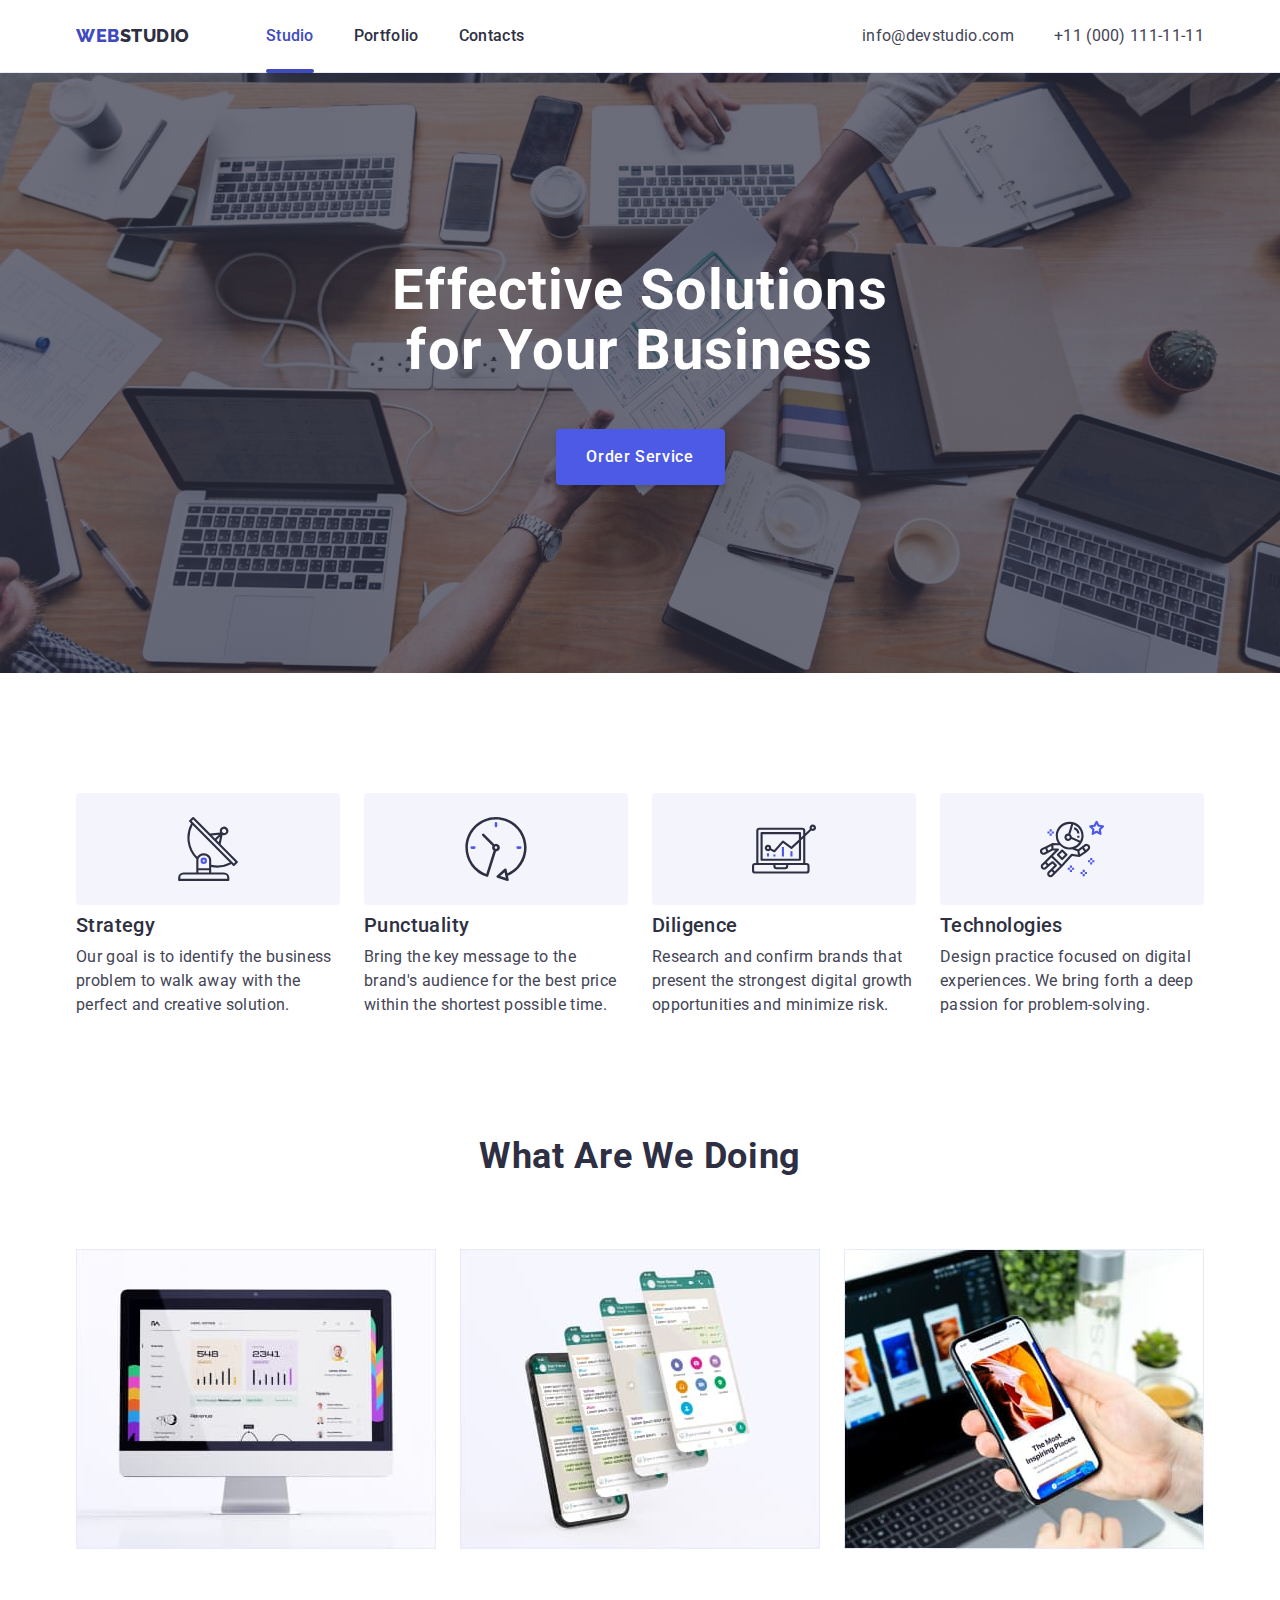
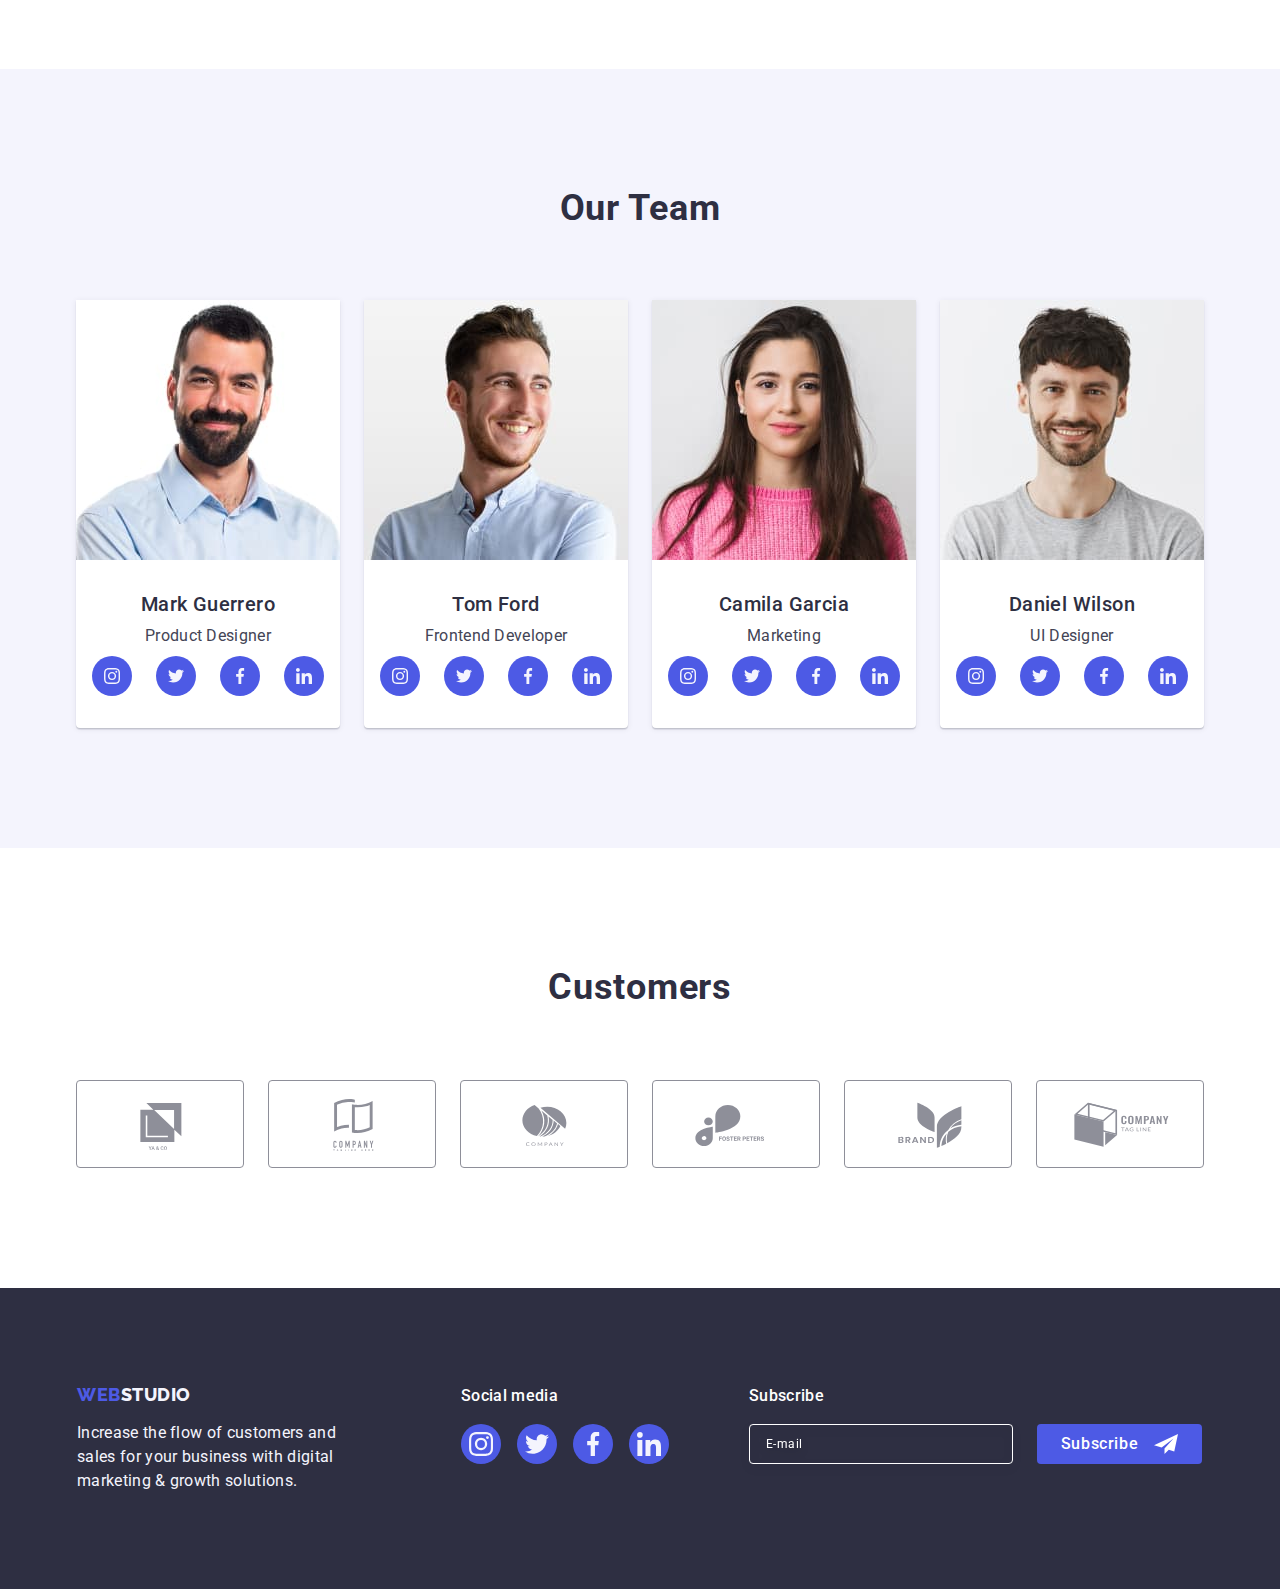
<file: index.html>
<!DOCTYPE html>
<html lang="en">
  <head>
    <meta charset="UTF-8" />
    <meta http-equiv="X-UA-Compatible" content="IE=edge" />
    <meta name="viewport" content="width=device-width, initial-scale=1.0" />
    <title>WEBSTUDIO</title>
    <link rel="preconnect" href="https://fonts.googleapis.com" />
    <link rel="preconnect" href="https://fonts.gstatic.com" crossorigin />
    <link
      rel="stylesheet"
      href="https://cdnjs.cloudflare.com/ajax/libs/modern-normalize/1.1.0/modern-normalize.min.css"
    />
    <link
      href="https://fonts.googleapis.com/css2?family=Montserrat:wght@400;700&family=Raleway:wght@800&family=Roboto:wght@400;500;700&display=swap"
      rel="stylesheet"
    />
    <link rel="stylesheet" href="./css/styles.css" />
  </head>

  <body>
    <!--------- ХЕДЕР------- -->
    <header class="page-header">
      <div class="container page-header-container">
        <nav class="header-nav">
          <a class="logo link" href="./index.html">Web<span class="logo-fill">Studio</span></a>

          <ul class="nav-list list">
            <li>
              <a class="link-nav link use" href="./index.html">Studio</a>
            </li>
            <li><a class="link-nav link" href="./portfolio.html">Portfolio</a></li>
            <li><a class="link-nav link" href="">Contacts</a></li>
          </ul>
        </nav>
        <address class="phone-and-mail">
          <ul class="list-adress list">
            <li>
              <a class="link-adres link" href="mailto:info@devstudio.com">info@devstudio.com</a>
            </li>
            <li><a class="link-adres link" href="tel:+110001111111">+11 (000) 111-11-11</a></li>
          </ul>
        </address>
        <button type="button" class="mobile-menu-open-btn js-open-menu">
          <svg class="mobile-menu-open-btn-icon" width="32" height="22">
            <use href="./images/icons.svg#icon-burger"></use>
          </svg>

        </button>
<div class="mobile-menu js-menu-container">
  <div class="container mobile-menu-container">
    <button class="mobile-menu-close-btn js-close-menu">
      <svg class="mobile-menu-close-icon" width="8" height="8">
        <use href="./images/icons.svg#icon-close-i"></use>
      </svg>
    </button>
    
    <ul class=" nav-list-mobile list">
      <li>
        <a class="link-nav-mobile mob-use link"  href="./index.html">Studio</a>
      </li>
      <li><a class="link-nav-mobile link" href="">Portfolio</a></li>
      <li><a class="link-nav-mobile link" href="">Contacts</a></li>
    </ul>
    <div class="moblile-menu-container-nav">
     <address >
      <ul class="list-adress-mobile list">
        
        <li><a class="link-adres-mobile-phone link" href="tel:+110001111111">+11 (000) 111-11-11</a></li>
        <li>
          <a class="link-adres-mobile-mail link" href="mailto:info@devstudio.com">info@devstudio.com</a>
        </li>
      </ul>
     </address>
     <ul class="list list-soc-network-mobile">
      <li class="social-list">
        <a href="" class="backround-soc-icon">
          <svg
            class="icon-soc-network"
            width="16"
            height="16"
            aria-label="instagram-icon"
          >
            <use href="./images/icons.svg#icon-instagram"></use>
          </svg>
        </a>
      </li>
      <li class="social-list">
        <a href="" class="backround-soc-icon"
          ><svg
            class="icon-soc-network"
            width="16"
            height="16"
            aria-label="twiter-icon"
          >
            <use href="./images/icons.svg#icon-twitter"></use>
          </svg>
        </a>
      </li>
      <li class="social-list">
        <a href="" class="backround-soc-icon"
          ><svg
            class="icon-soc-network"
            width="16"
            height="16"
            aria-label="facebok-icon"
          >
            <use href="./images/icons.svg#icon-facebook"></use>
          </svg>
        </a>
      </li>
      <li class="social-list">
        <a href="" class="backround-soc-icon"
          ><svg
            class="icon-soc-network"
            width="16"
            height="16"
            aria-label="linkedin-icon"
          >
            <use href="./images/icons.svg#icon-linkedin"></use>
          </svg>
        </a>
      </li>
    </ul>
  </div>
  </div>
  </div>


  
</div>
      </div>

    </header>
    <!--------- МЕІН------- -->

    <main>
      <!--------- SECTION-1------- -->
      <section class="section-one">
        <div class="container section-one-container">
          <h1 class="name-of-page">Effective Solutions for Your Business</h1>
          <button class="order-servise-btn" type="button" data-modal-open>Order Service</button>
        </div>
      </section>
      <!--------- SECTION-2------- -->
      <section class="section section-two">
        <div class="container section-two-container">
          <h2 class="visually-hidden">Description</h2>
          <ul class="description-list list">
            <li class="description-list-item">
              <div class="icon-bakcround">
                <svg class="icon" width="64" height="64">
                  <use href="./images/icons.svg#icon-antenna"></use>
                </svg>
              </div>
              <h3 class="description-name-sec-two">Strategy</h3>
              <p class="description-name-p-sec-two">Our goal is to identify the business problem to walk away with the perfect and creative solution.
              </p>
            </li>
            <li class="description-list-item">
              <div class="icon-bakcround">
                <svg class="icon" width="64" height="64">
                  <use href="./images/icons.svg#icon-clock"></use>
                </svg>
              </div>
              <h3 class="description-name-sec-two">Punctuality</h3>
              <p class="description-name-p-sec-two">Bring the key message to the brand's audience for the best price within the shortest
                possible time.
              </p>
            </li>
            <li class="description-list-item">
              <div class="icon-bakcround">
                <svg class="icon" width="64" height="64">
                  <use href="./images/icons.svg#icon-diagram"></use>
                </svg>
              </div>
              <h3 class="description-name-sec-two">Diligence</h3>
              <p class="description-name-p-sec-two">Research and confirm brands that present the strongest digital growth opportunities
                and minimize risk.</p>
            </li>
            <li class="description-list-item">
              <div class="icon-bakcround">
                <svg class="icon" width="64" height="64">
                  <use href="./images/icons.svg#icon-astronaut"></use>
                </svg>
              </div>
              <h3 class="description-name-sec-two">Technologies</h3>
              <p class="description-name-p-sec-two">Design practice focused on digital experiences. We bring forth a deep passion for
                problem-solving.</p>
            </li>
          </ul>
        </div>
      </section>
      <!--------- SECTION-3------- -->
      <section class="section-three">
        <div class="container section-three-container">
          <h2 class="name-section">What are we doing</h2>
          <ul class="doing-list list">
            <li class="doing-list-item">
              <img
              srcset="./images/img_section2/macbook2x.jpg 2x"
                src="./images/img_section2/macbook.jpg"
                alt="macbook with diagram"
                width="360"
                height="300"
              />
            </li>
            <li class="doing-list-item">
              <img
              srcset="./images/img_section2/screens2x.jpg 2x"
                src="./images/img_section2/screens.jpg"
                alt="many screens of phone"
                width="360"
                height="300"
              />
            </li>
            <li class="doing-list-item">
              <img
              srcset="./images/img_section2/phone_notebook2x.jpg 2x"
                src="./images/img_section2/phone_notebook.jpg"
                alt="phone_notebook"
                width="360"
                height="300"
              />
            </li>
          </ul>
        </div>
      </section>
      <!------- SECTION-4------- -->
      <section class="section-four section">
        <div class="container section-four-container">
          <h2 class="name-section">Our Team</h2>

          <ul class="team-list list">
            <li class="name-of-team">
              <img
                class="team-photo"
                src="./images/img_section3/mark_guerrero.jpg"
                srcset="./images/img_section3/mark_guerrero2x.jpg 2x"
                alt="photo of mark guerrero"
                width="264"
                height="260"
              />
              <div class="description-of-team">
                <h3 class="description-name">Mark Guerrero</h3>
                <p class="description-name-p job">Product Designer</p>
                <ul class="list list-soc-network">
                  <li class="social-list">
                    <a href="" class="backround-soc-icon">
                      <svg
                        class="icon-soc-network"
                        width="16"
                        height="16"
                        aria-label="instagram-icon"
                      >
                        <use href="./images/icons.svg#icon-instagram"></use>
                      </svg>
                    </a>
                  </li>
                  <li class="social-list">
                    <a href="" class="backround-soc-icon"
                      ><svg
                        class="icon-soc-network"
                        width="16"
                        height="16"
                        aria-label="twiter-icon"
                      >
                        <use href="./images/icons.svg#icon-twitter"></use>
                      </svg>
                    </a>
                  </li>
                  <li class="social-list">
                    <a href="" class="backround-soc-icon"
                      ><svg
                        class="icon-soc-network"
                        width="16"
                        height="16"
                        aria-label="facebok-icon"
                      >
                        <use href="./images/icons.svg#icon-facebook"></use>
                      </svg>
                    </a>
                  </li>
                  <li class="social-list">
                    <a href="" class="backround-soc-icon"
                      ><svg
                        class="icon-soc-network"
                        width="16"
                        height="16"
                        aria-label="linkedin-icon"
                      >
                        <use href="./images/icons.svg#icon-linkedin"></use>
                      </svg>
                    </a>
                  </li>
                </ul>
              </div>
            </li>
            <li class="name-of-team">
              <img
                class="team-photo"
                srcset="./images/img_section3/tom_ford2x.jpg 2x"
                src="./images/img_section3/tom_ford.jpg"
                alt="photo of tom ford"
                width="264"
                height="260"
              />
              <div class="description-of-team">
                <h3 class="description-name">Tom Ford</h3>
                <p class="description-name-p job">Frontend Developer</p>
                <ul class="list list-soc-network">
                  <li class="social-list">
                    <a href="" class="backround-soc-icon">
                      <svg
                        class="icon-soc-network"
                        width="16"
                        height="16"
                        aria-label="instagram-icon"
                      >
                        <use href="./images/icons.svg#icon-instagram"></use>
                      </svg>
                    </a>
                  </li>
                  <li class="social-list">
                    <a href="" class="backround-soc-icon"
                      ><svg
                        class="icon-soc-network"
                        width="16"
                        height="16"
                        aria-label="twiter-icon"
                      >
                        <use href="./images/icons.svg#icon-twitter"></use>
                      </svg>
                    </a>
                  </li>
                  <li class="social-list">
                    <a href="" class="backround-soc-icon"
                      ><svg
                        class="icon-soc-network"
                        width="16"
                        height="16"
                        aria-label="facebok-icon"
                      >
                        <use href="./images/icons.svg#icon-facebook"></use>
                      </svg>
                    </a>
                  </li>
                  <li class="social-list">
                    <a href="" class="backround-soc-icon"
                      ><svg
                        class="icon-soc-network"
                        width="16"
                        height="16"
                        aria-label="linkedin-icon"
                      >
                        <use href="./images/icons.svg#icon-linkedin"></use>
                      </svg>
                    </a>
                  </li>
                </ul>
              </div>
            </li>
            <li class="name-of-team">
              <img
                class="team-photo"
                srcset="./images/img_section3/camila_garcia2x.jpg 2x"
                src="./images/img_section3/camila_garcia.jpg"
                alt="photo of camila garcia"
                width="264"
                height="260"
              />
              <div class="description-of-team">
                <h3 class="description-name">Camila Garcia</h3>
                <p class="description-name-p job">Marketing</p>
                <ul class="list list-soc-network">
                  <li class="social-list">
                    <a href="" class="backround-soc-icon">
                      <svg
                        class="icon-soc-network"
                        width="16"
                        height="16"
                        aria-label="instagram-icon"
                      >
                        <use href="./images/icons.svg#icon-instagram"></use>
                      </svg>
                    </a>
                  </li>
                  <li class="social-list">
                    <a href="" class="backround-soc-icon"
                      ><svg
                        class="icon-soc-network"
                        width="16"
                        height="16"
                        aria-label="twiter-icon"
                      >
                        <use href="./images/icons.svg#icon-twitter"></use>
                      </svg>
                    </a>
                  </li>
                  <li class="social-list">
                    <a href="" class="backround-soc-icon"
                      ><svg
                        class="icon-soc-network"
                        width="16"
                        height="16"
                        aria-label="facebok-icon"
                      >
                        <use href="./images/icons.svg#icon-facebook"></use>
                      </svg>
                    </a>
                  </li>
                  <li class="social-list">
                    <a href="" class="backround-soc-icon"
                      ><svg
                        class="icon-soc-network"
                        width="16"
                        height="16"
                        aria-label="linkedin-icon"
                      >
                        <use href="./images/icons.svg#icon-linkedin"></use>
                      </svg>
                    </a>
                  </li>
                </ul>
              </div>
            </li>
            <li class="name-of-team">
              <img
                class="team-photo"
                srcset="./images/img_section3/daniel_wilson2x.jpg 2x"
                src="./images/img_section3/daniel_wilson.jpg"
                alt="photo of daniel wilson"
                width="264"
                height="260"
              />
              <div class="description-of-team">
                <h3 class="description-name">Daniel Wilson</h3>
                <p class="description-name-p job">UI Designer</p>
                <ul class="list list-soc-network">
                  <li class="social-list">
                    <a href="" class="backround-soc-icon">
                      <svg
                        class="icon-soc-network"
                        width="16"
                        height="16"
                        aria-label="instagram-icon"
                      >
                        <use href="./images/icons.svg#icon-instagram"></use>
                      </svg>
                    </a>
                  </li>
                  <li class="social-list">
                    <a href="" class="backround-soc-icon"
                      ><svg
                        class="icon-soc-network"
                        width="16"
                        height="16"
                        aria-label="twiter-icon"
                      >
                        <use href="./images/icons.svg#icon-twitter"></use>
                      </svg>
                    </a>
                  </li>
                  <li class="social-list">
                    <a href="" class="backround-soc-icon"
                      ><svg
                        class="icon-soc-network"
                        width="16"
                        height="16"
                        aria-label="facebok-icon"
                      >
                        <use href="./images/icons.svg#icon-facebook"></use>
                      </svg>
                    </a>
                  </li>
                  <li class="social-list">
                    <a href="" class="backround-soc-icon"
                      ><svg
                        class="icon-soc-network"
                        width="16"
                        height="16"
                        aria-label="linkedin-icon"
                      >
                        <use href="./images/icons.svg#icon-linkedin"></use>
                      </svg>
                    </a>
                  </li>
                </ul>
              </div>
            </li>
          </ul>
        </div>
      </section>
      <!--------- SECTION-5------- -->
    <section class="section-five section">
        <div class="container section-five-container">
          <h2 class="name-section">Customers</h2>
          <ul class="customers-list list">
            <li class="customers-item">
              <a href="" class="customers-link">
                <svg class="customers-icon"  aria-label="YACO-icon">
                  <use href="./images/icons.svg#icon-yaco"></use>
                </svg>
              </a>
            </li>
            <li class="customers-item">
              <a href="" class="customers-link">
                <svg class="customers-icon"  aria-label="company-icon">
                  <use href="./images/icons.svg#icon-company"></use>
                </svg>
              </a>
            </li>
            <li class="customers-item">
              <a href="" class="customers-link">
                <svg class="customers-icon"  aria-label="company-icon">
                  <use href="./images/icons.svg#icon-company-2"></use>
                </svg>
              </a>
            </li>
            <li class="customers-item">
              <a href="" class="customers-link">
                <svg class="customers-icon"  aria-label="foster-peters-icon">
                  <use href="./images/icons.svg#icon-foster-peters"></use>
                </svg>
              </a>
            </li>
            <li class="customers-item">
              <a href="" class="customers-link">
                <svg class="customers-icon"  aria-label="brand-icon">
                  <use href="./images/icons.svg#icon-brand"></use>
                </svg>
              </a>
            </li>
            <li class="customers-item">
              <a href="" class="customers-link">
                <svg class="customers-icon"  aria-label="company-icon">
                  <use href="./images/icons.svg#icon-company-3"></use>
                </svg>
              </a>
            </li>
          </ul>
        </div>
      </section>
    </main>
    <!--------- FOOTER------- -->
    <footer class="decorate-footer">
      <div class="container container-footer">
        <div class="Paragraph-logo">
          <a class="logo-white link" href="./index.html"
            >Web<span class="logo-fill-white">Studio</span></a
          >

          <p class="description-name-p-light">
            Increase the flow of customers and sales for your business with digital marketing &
            growth solutions.
          </p>
        </div>
        <div class="social-media">
          <p class="description-name-p-light-soc">Social media</p>
          <ul class="list-soc-network-footer list">
            <li class="social-list-footer">
              <a href="" class="backround-soc-icon-footer">
                <svg
                  class="icon-soc-network-footer"
                  width="24"
                  height="24"
                  aria-label="instagram-icon"
                >
                  <use href="./images/icons.svg#icon-instagram"></use>
                </svg>
              </a>
            </li>
            <li class="social-list-footer">
              <a href="" class="backround-soc-icon-footer"
                ><svg
                  class="icon-soc-network-footer"
                  width="24"
                  height="24"
                  aria-label="twiter-icon"
                >
                  <use href="./images/icons.svg#icon-twitter"></use>
                </svg>
              </a>
            </li>
            <li class="social-list-footer">
              <a href="" class="backround-soc-icon-footer"
                ><svg
                  class="icon-soc-network-footer"
                  width="24"
                  height="24"
                  aria-label="facebok-icon"
                >
                  <use href="./images/icons.svg#icon-facebook"></use>
                </svg>
              </a>
            </li>
            <li class="social-list-footer">
              <a href="" class="backround-soc-icon-footer"
                ><svg
                  class="icon-soc-network-footer"
                  width="24"
                  height="24"
                  aria-label="linkedin-icon"
                >
                  <use href="./images/icons.svg#icon-linkedin"></use>
                </svg>
              </a>
            </li>
          </ul>
        </div>
        <div class="form-and-btn-footer">
          <p class="footer-form-desc">Subscribe</p>
          <form class="footer-form">
            <label class="footer-form-label">
              <input
                class="footer-form-input"
                type="email"
                name="email"
                placeholder="E-mail"
                required
              />
            </label>
            <div class="button-footer-icon-wrapper">
            <button class="footer-form-button" type="submit">
              Subscribe<svg class="icon-footer-button" width="24" height="24">
                <use href="./images/icons.svg#icon-telegram"></use>
              </svg>
            </button>
            </div>
          </form>
        </div>
      </div>
    </footer>
    <!--------- MODAL------- -->
   <div class="backdrop is-hidden" data-modal>
      <div class="modal">
        <button type="button" class="modal-close-btn" data-modal-close>
          <svg class="modal-close-icon" width="8" height="8">
            <use href="./images/icons.svg#icon-close-i"></use>
          </svg>
        </button>
        <p class="name-of-modal">Leave your contacts and we will call you back</p>
        <form class="modal-contact-form">
          <div class="modal-fieldset">
            <label class="contact-form-field-wrapper" for="user-name">
              <span class="contact-form-field-desc">Name</span>
            </label>
            <div class="contact-form-input-wrapper">
              <input
                id="user-name"
                class="contact-form-field-input"
                type="text"
                name="user-name"
                pattern="[a-zA-Zа-яА-ЯіІїЇґҐєЄ']+"
                required
              />
              <svg class="modal-input-icon" width="18" height="24" aria-label="person-icon">
                <use href="./images/icons.svg#icon-person"></use>
              </svg>
            </div>
          </div>
          <div class="modal-fieldset">
            <label class="contact-form-field-wrapper" for="user-phone">
              <span class="contact-form-field-desc">Phone</span>
            </label>
            <div class="contact-form-input-wrapper">
              <input
                id="user-phone"
                class="contact-form-field-input"
                type="tel"
                name="user_tel"
                required
                pattern="[0-9]{3}-[0-9]{3}-[0-9]{2}-[0-9]{2}"
                title="xxx-xxx-xx-xx"
              />
              <svg class="modal-input-icon" width="18" height="24" aria-label="phone-icon">
                <use href="./images/icons.svg#icon-phone"></use>
              </svg>
            </div>
          </div>

          <div class="modal-fieldset">
            <label class="contact-form-field-wrapper" for="user-email">
              <span class="contact-form-field-desc">Email</span>
            </label>
            <div class="contact-form-input-wrapper">
              <input
                id="user-email"
                class="contact-form-field-input"
                type="email"
                name="email"
                required
              />
              <svg class="modal-input-icon" width="18" height="24" aria-label="email-icon">
                <use href="./images/icons.svg#icon-email"></use>
              </svg>
            </div>
          </div>
          <div class="modal-texarea-div">
            <label for="user-comment" class="contact-form-field-wrapper">
              <span class="contact-form-field-desc">Comment</span>
            </label>

            <textarea
              id="user-comment"
              name="user-comment"
              class="contact-form-message"
              placeholder="Text input"
            ></textarea>
          </div>
          <div class="check-box-div">
            <input
              id="user-privacy"
              type="checkbox"
              class="contact-form-checkbox visually-hidden"
              name="user-privacy"
              value="true"
              required
            />
            <label class="privat-policy" for="user-privacy">
              <span class="icon-set-checkbox">
                <svg class="contact-form-own-checkbox" width="10" height="8">
                  <use
                    class="contact-form-checkmark-icon"
                    href="./images/icons.svg#icon-Vector"
                  ></use>
                </svg> </span
              >I accept the terms and conditions of the
              <a class="privacy-policy-desc" href="">Privacy Policy</a>
            </label>
          </div>
          <button class="contact-form-submit">Send</button>
        </form>
      </div>
    </div>
    <script src="./js/modal.js"></script>
    <script src="./js/mobile-menu.js"></script>
  </body>
</html>
</file>
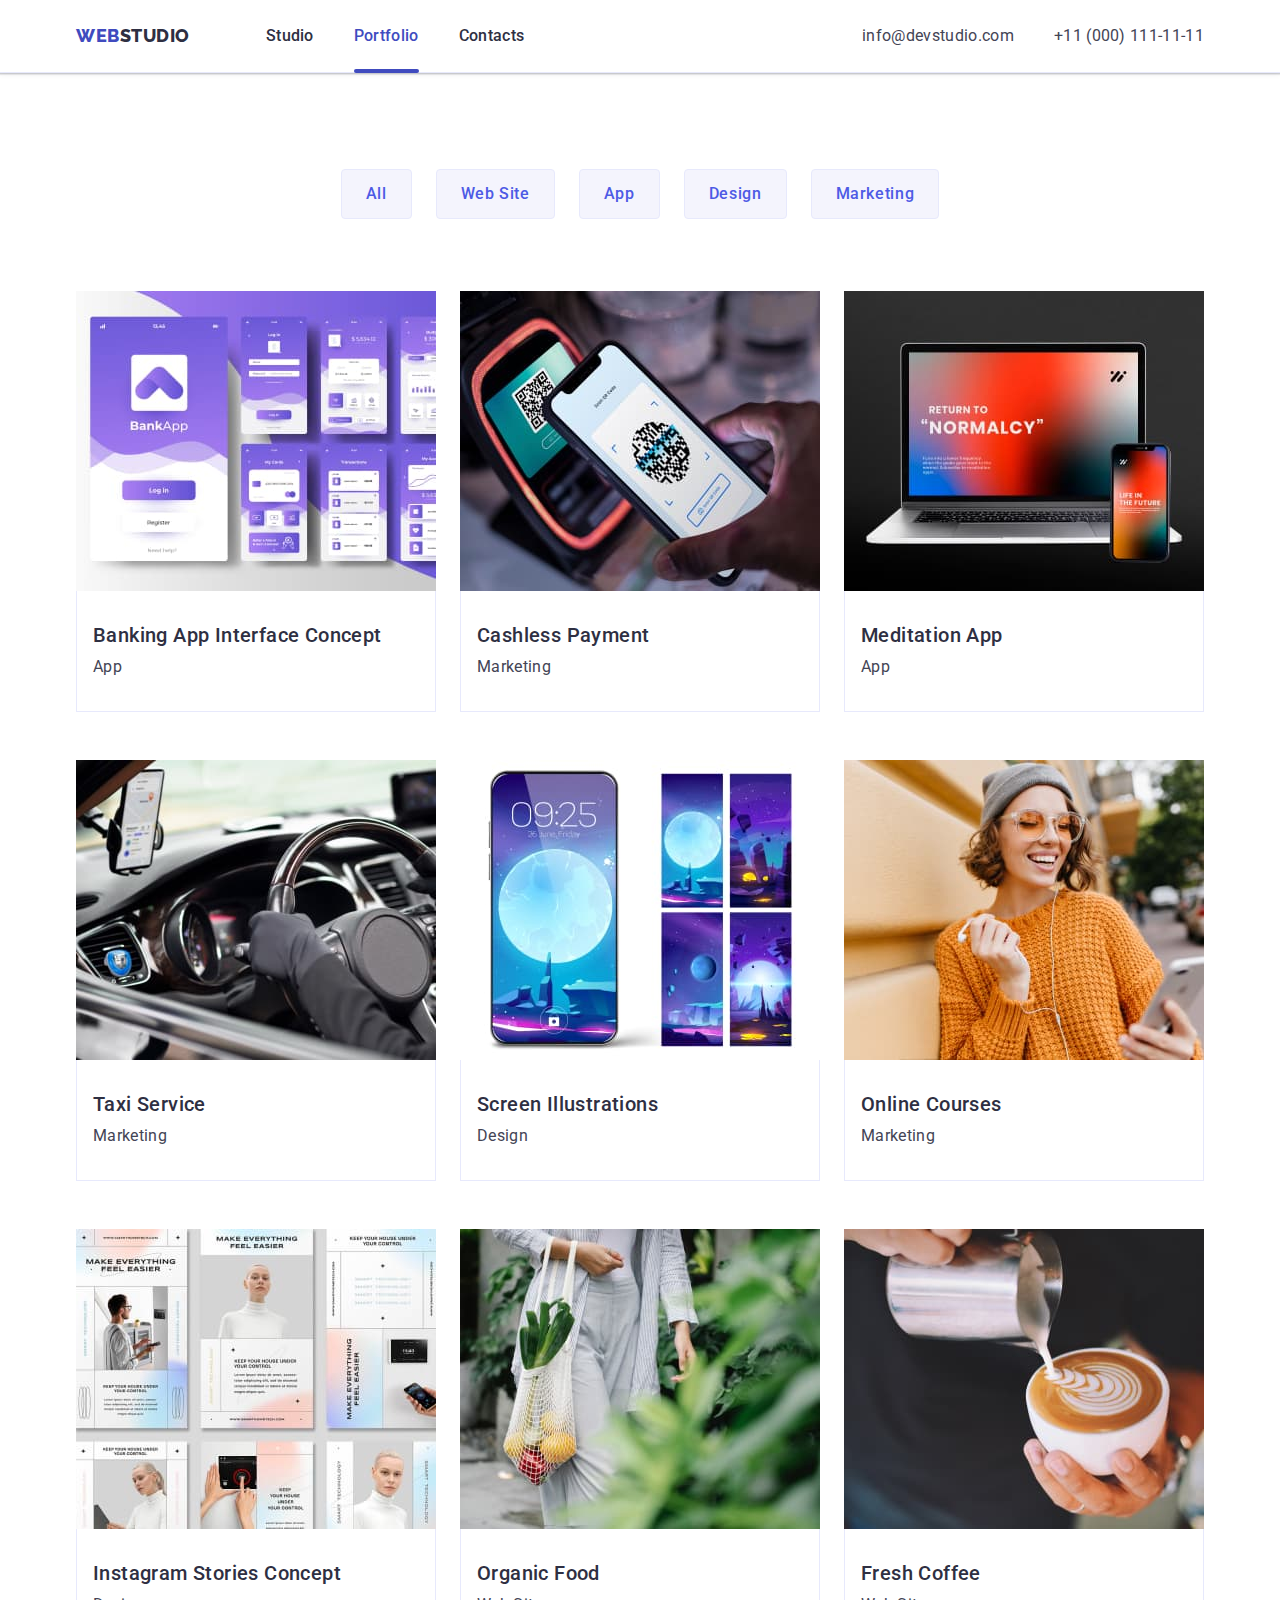
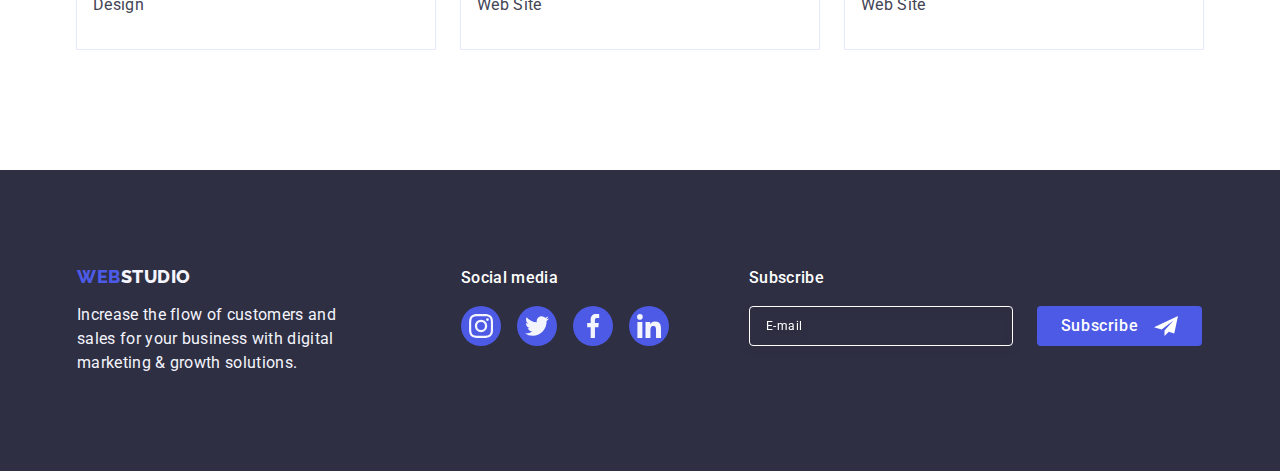
<file: portfolio.html>
<!DOCTYPE html>
<html lang="en">
  <head>
    <meta charset="UTF-8" />
    <meta http-equiv="X-UA-Compatible" content="IE=edge" />
    <meta name="viewport" content="width=device-width, initial-scale=1.0" />
    <title>Portfolio</title>
    <link rel="preconnect" href="https://fonts.googleapis.com" />
    <link rel="preconnect" href="https://fonts.gstatic.com" crossorigin />
    <link
      rel="stylesheet"
      href="https://cdnjs.cloudflare.com/ajax/libs/modern-normalize/1.1.0/modern-normalize.min.css"
    />
    <link
      href="https://fonts.googleapis.com/css2?family=Montserrat:wght@400;700&family=Raleway:wght@800&family=Roboto:wght@400;500;700&display=swap"
      rel="stylesheet"
    />
    <link rel="stylesheet" href="./css/styles.css" />
  </head>

  <body>
    <!--------- ХЕДЕР------- -->
    <header class="page-header">
      <div class="container page-header-container">
        <nav class="header-nav">
          <a class="logo link" href="./index.html">Web<span class="logo-fill">Studio</span></a>

          <ul class="nav-list list">
            <li>
              <a class="link-nav link" href="./index.html">Studio</a>
            </li>
            <li><a class="link-nav link use" href="./portfolio.html">Portfolio</a></li>
            <li><a class="link-nav link" href="">Contacts</a></li>
          </ul>
        </nav>
        <address class="phone-and-mail">
          <ul class="list-adress list">
            <li>
              <a class="link-adres link" href="mailto:info@devstudio.com">info@devstudio.com</a>
            </li>
            <li><a class="link-adres link" href="tel:+110001111111">+11 (000) 111-11-11</a></li>
          </ul>
        </address>
      </div>
    </header>
    <main>
      <!--------- Section portfolio------- -->
      <section class="section-portfolio section">
        <div class="container portfolio-section-container">
          <h1 class="visually-hidden">Portfolio-studio</h1>

          <ul class="list portfolio-section-list-one">
            <li>
              <button class="page-two-btn" type="button">All</button>
            </li>
            <li>
              <button class="page-two-btn" type="button">Web Site</button>
            </li>
            <li>
              <button class="page-two-btn" type="button">App</button>
            </li>
            <li>
              <button class="page-two-btn" type="button">Design</button>
            </li>
            <li>
              <button class="page-two-btn" type="button">Marketing</button>
            </li>
          </ul>

          <ul class="list portfolio-section-list-two">
            <li class="name-of-cards">
              <a class="name-of-cards-link link" href="">
                <div class="name-of-cards-img-wrapper">
                  <img
                    src="./images/img_page2_s1/screenss.jpg"
                    alt="screeens"
                    width="360"
                    height="300"
                  />
                  <p class="overlay">
                    14 Stylish and User-Friendly App Design Concepts · Task Manager App · Calorie
                    Tracker App · Exotic Fruit Ecommerce App · Cloud Storage App
                  </p>
                </div>
                <div class="description-of-cards-page-two">
                  <h2 class="description-name">Banking App Interface Concept</h2>
                  <p class="description-name-p">App</p>
                </div>
              </a>
            </li>
            <li class="name-of-cards">
              <a class="name-of-cards-link link" href="">
                <div class="name-of-cards-img-wrapper">
                  <img
                    src="./images/img_page2_s1/phonebank.jpg"
                    alt="pay_phone"
                    width="360"
                    height="300"
                  />
                  <p class="overlay">
                    14 Stylish and User-Friendly App Design Concepts · Task Manager App · Calorie
                    Tracker App · Exotic Fruit Ecommerce App · Cloud Storage App
                  </p>
                </div>
                <div class="description-of-cards-page-two">
                  <h2 class="description-name">Cashless Payment</h2>
                  <p class="description-name-p">Marketing</p>
                </div>
              </a>
            </li>
            <li class="name-of-cards">
              <a class="name-of-cards-link link" href="">
                <div class="name-of-cards-img-wrapper">
                  <img
                    src="./images/img_page2_s1/phone_note.jpg"
                    alt="phone_notebook"
                    width="360"
                    height="300"
                  />
                  <p class="overlay">
                    14 Stylish and User-Friendly App Design Concepts · Task Manager App · Calorie
                    Tracker App · Exotic Fruit Ecommerce App · Cloud Storage App
                  </p>
                </div>
                <div class="description-of-cards-page-two">
                  <h2 class="description-name">Meditation App</h2>
                  <p class="description-name-p">App</p>
                </div>
              </a>
            </li>

            <li class="name-of-cards">
              <a class="name-of-cards-link link" href=""
                ><div class="name-of-cards-img-wrapper">
                  <img
                    src="./images/img_page2_s1/car_saloon.jpg"
                    alt="screeens"
                    width="360"
                    height="300"
                  />
                  <p class="overlay">
                    14 Stylish and User-Friendly App Design Concepts · Task Manager App · Calorie
                    Tracker App · Exotic Fruit Ecommerce App · Cloud Storage App
                  </p>
                </div>
                <div class="description-of-cards-page-two">
                  <h2 class="description-name">Taxi Service</h2>
                  <p class="description-name-p">Marketing</p>
                </div>
              </a>
            </li>
            <li class="name-of-cards">
              <a class="name-of-cards-link link" href="">
                <div class="name-of-cards-img-wrapper">
                  <img
                    src="./images/img_page2_s1/phone_scren_night.jpg"
                    alt="pay_phone"
                    width="360"
                    height="300"
                  />
                  <p class="overlay">
                    14 Stylish and User-Friendly App Design Concepts · Task Manager App · Calorie
                    Tracker App · Exotic Fruit Ecommerce App · Cloud Storage App
                  </p>
                </div>
                <div class="description-of-cards-page-two">
                  <h2 class="description-name">Screen Illustrations</h2>
                  <p class="description-name-p">Design</p>
                </div>
              </a>
            </li>
            <li class="name-of-cards">
              <a class="name-of-cards-link link" href="">
                <div class="name-of-cards-img-wrapper">
                  <img
                    src="./images/img_page2_s1/girl.jpg"
                    alt="phone_notebook"
                    width="360"
                    height="300"
                  />
                  <p class="overlay">
                    14 Stylish and User-Friendly App Design Concepts · Task Manager App · Calorie
                    Tracker App · Exotic Fruit Ecommerce App · Cloud Storage App
                  </p>
                </div>
                <div class="description-of-cards-page-two">
                  <h2 class="description-name">Online Courses</h2>
                  <p class="description-name-p">Marketing</p>
                </div>
              </a>
            </li>

            <li class="name-of-cards">
              <a class="name-of-cards-link link" href="">
                <div class="name-of-cards-img-wrapper">
                  <img
                    src="./images/img_page2_s1/img_seven.jpg"
                    alt="screeens"
                    width="360"
                    height="300"
                  />
                  <p class="overlay">
                    14 Stylish and User-Friendly App Design Concepts · Task Manager App · Calorie
                    Tracker App · Exotic Fruit Ecommerce App · Cloud Storage App
                  </p>
                </div>
                <div class="description-of-cards-page-two">
                  <h2 class="description-name">Instagram Stories Concept</h2>
                  <p class="description-name-p">Design</p>
                </div>
              </a>
            </li>
            <li class="name-of-cards">
              <a class="name-of-cards-link link" href="">
                <div class="name-of-cards-img-wrapper">
                  <img
                    src="./images/img_page2_s1/img_eight.jpg"
                    alt="pay_phone"
                    width="360"
                    height="300"
                  />
                  <p class="overlay">
                    14 Stylish and User-Friendly App Design Concepts · Task Manager App · Calorie
                    Tracker App · Exotic Fruit Ecommerce App · Cloud Storage App
                  </p>
                </div>
                <div class="description-of-cards-page-two">
                  <h2 class="description-name">Organic Food</h2>
                  <p class="description-name-p">Web Site</p>
                </div>
              </a>
            </li>
            <li class="name-of-cards">
              <a class="name-of-cards-link link" href="">
                <div class="name-of-cards-img-wrapper">
                  <img
                    src="./images/img_page2_s1/img_nine.jpg"
                    alt="phone_notebook"
                    width="360"
                    height="300"
                  />
                  <p class="overlay">
                    14 Stylish and User-Friendly App Design Concepts · Task Manager App · Calorie
                    Tracker App · Exotic Fruit Ecommerce App · Cloud Storage App
                  </p>
                </div>
                <div class="description-of-cards-page-two">
                  <h2 class="description-name">Fresh Coffee</h2>
                  <p class="description-name-p">Web Site</p>
                </div>
              </a>
            </li>
          </ul>
        </div>
      </section>
    </main>
    <!--------- FOOTER------- -->
    <footer class="decorate-footer">
      <div class="container container-footer">
        <div class="Paragraph-logo">
          <a class="logo-white link" href="./index.html"
            >Web<span class="logo-fill-white">Studio</span></a
          >

          <p class="description-name-p-light">
            Increase the flow of customers and sales for your business with digital marketing &
            growth solutions.
          </p>
        </div>
        <div class="social-media">
          <p class="description-name-p-light-soc">Social media</p>
          <ul class="list-soc-network-footer list">
            <li class="social-list-footer">
              <a href="" class="backround-soc-icon-footer">
                <svg
                  class="icon-soc-network-footer"
                  width="24"
                  height="24"
                  aria-label="instagram-icon"
                >
                  <use href="./images/icons.svg#icon-instagram"></use>
                </svg>
              </a>
            </li>
            <li class="social-list-footer">
              <a href="" class="backround-soc-icon-footer"
                ><svg
                  class="icon-soc-network-footer"
                  width="24"
                  height="24"
                  aria-label="twiter-icon"
                >
                  <use href="./images/icons.svg#icon-twitter"></use>
                </svg>
              </a>
            </li>
            <li class="social-list-footer">
              <a href="" class="backround-soc-icon-footer"
                ><svg
                  class="icon-soc-network-footer"
                  width="24"
                  height="24"
                  aria-label="facebok-icon"
                >
                  <use href="./images/icons.svg#icon-facebook"></use>
                </svg>
              </a>
            </li>
            <li class="social-list-footer">
              <a href="" class="backround-soc-icon-footer"
                ><svg
                  class="icon-soc-network-footer"
                  width="24"
                  height="24"
                  aria-label="linkedin-icon"
                >
                  <use href="./images/icons.svg#icon-linkedin"></use>
                </svg>
              </a>
            </li>
          </ul>
        </div>
        <div class="form-and-btn-footer">
          <p class="footer-form-desc">Subscribe</p>
          <form class="footer-form">
            <label class="footer-form-label">
              <input
                class="footer-form-input"
                type="email"
                name="email"
                placeholder="E-mail"
                required
              />
            </label>
            <!--<div class="button-footer-icon-wrapper">-->
            <button class="footer-form-button" type="submit">
              Subscribe<svg class="icon-footer-button" width="24" height="24">
                <use href="./images/icons.svg#icon-telegram"></use>
              </svg>
            </button>
          </form>
        </div>
      </div>
    </footer>
  </body>
</html>
</file>
<file: css/styles.css>
:root {
  --text-fill-color: #2e2f42;
  --background-color: #2e2f42;
  --background-img-color: #e7e9fc;
  --text-fill-color-slate: #434455;
  --logo-fill-color: #4d5ae5;
  --backround-white-color: #ffffff;
  --focus-nav-ccolor: #404bbf;
  --backround-section-color: #f4f4fd;
  --border-btn-color: #e7e9fc;
  --icons-customers-color: #8e8f99;
  --transition-duration-and-func: 250ms cubic-bezier(0.4, 0, 0.2, 1);
}
/*Загальні властивості*/
body {
  font-family: 'Roboto', sans-serif;
  color: var(--text-fill-color-slate);
  background-color: var(--backround-white-color);
}
.list {
  list-style: none;
}

.link {
  text-decoration: none;
}

button {
  cursor: pointer;
}
h1,
h2,
h3,
h4,
p {
  margin-top: 0;
  margin-bottom: 0;
}
ul,
ol {
  margin-top: 0;
  margin-bottom: 0;
  padding-left: 0;
}
img {
  display: block;
  max-width: 100%;
  height: auto;
}
.mobile-menu-open-btn-icon {
  fill: #2e2f42;
}
.container {
  padding-left: 16px;
  padding-right: 16px;
}
@media screen and (min-width:428px) {
  .container {
    max-width:428px;
    margin-left: auto;
    margin-right: auto;
  }
  
}
@media screen and (min-width:768px) {
  .container {
    max-width: 768px;
    
    
  }
  
}
@media screen and (min-width:1200px) {
  .container {
    max-width: 1158px;
 padding-left: 15px;
  padding-right: 15px;
    
    }
  
}
/*.container {
  width: 1158px;
  margin: 0 auto;
  padding: 0 15px;
}
.section {
  padding-top: 120px;
  padding-bottom: 120px;
}
/*Хедер*/
.nav-list {
  display: none;

}
.phone-and-mail {
  display: none;
}
.page-header-container {
  display: flex;
  justify-content: space-between;
  align-items: center;
  

}
.mobile-menu-open-btn {
  border: none;
  background-color: transparent;
  padding: 0;
  line-height: 0;

}
.page-header {
  padding-top: 24px;
  padding-bottom: 24px;
  border-bottom: 1px solid var(--background-img-color);
  box-shadow: 0px 2px 1px rgba(46, 47, 66, 0.08), 0px 1px 1px rgba(46, 47, 66, 0.16),
      0px 1px 6px rgba(46, 47, 66, 0.08);
  }


.mobile-menu {
  position: fixed;
  top: 0;
  left: 0;
  width: 100%;
  height: 100%;
  background-color: var(--backround-white-color);
  opacity: 0;
  visibility: hidden;
  pointer-events: none;
 

}
.mobile-menu.is-open {
  opacity: 1;
  visibility: visible;
  pointer-events: auto
;

}
.mobile-menu-close-btn {
  position: absolute;
  top:24px;
  right: 24px;
  display: flex;
  align-items: center;
  justify-content: center;
  width: 24px;
  height: 24px;
background-color: var(--background-img-color);
border: 1px solid var(--text-fill-color);
padding: 0;
border-radius: 50%;

}

.logo {
  text-decoration: none;
  font-family: 'Raleway', sans-serif;
  font-weight: 800;
  font-size: 18px;
  line-height: 1.17;
  letter-spacing: 0.03em;
  text-transform: uppercase;
  color: #404bbf;
  margin-right: 76px;
  padding-top: 24px;
  padding-bottom: 24px;
}
.logo-fill {
  color: var(--text-fill-color);}
.mobile-menu-close-icon {
  fill: var(--background-color);
}
.mobile-menu-container {
  height: 100%;
  width: 100%;
  position: relative;
  display: flex;
  flex-direction: column;
  justify-content:space-between;
  
  
  padding-top: 80px;
  padding-left: 40px;
  padding-bottom: 40px;
}
.link-nav-mobile {
font-style: normal;
font-weight: 700;
font-size: 36px;
line-height: 1.11;
letter-spacing: 0.02em;
text-transform: capitalize;
color: var(--background-color);


}
.link-nav-mobile:hover,
.link-nav-mobile:focus {
  color: #404BBF;

}
.mob-use {
  color: #404bbf;
}

.nav-list-mobile {
  display: flex;
  flex-direction: column;
  gap: 40px;
  
}
.moblile-menu-container-nav {
 
}
.link-adres-mobile-phone{
  font-style: normal;
font-weight: 700;
font-size: 36px;
line-height: 1.11;
letter-spacing: 0.02em;
text-transform: capitalize;
color: #4D5AE5;
}
.link-adres-mobile-mail{
font-style: normal;
font-weight: 500;
font-size: 20px;
line-height: 1.2;
letter-spacing: 0.02em;
color: #434455;

}
.list-adress-mobile {
  display: flex;
  flex-direction: column;
  gap:40px;
  margin-bottom: 48px;
}
.list-soc-network-mobile {
  display: flex;
  justify-content: space-between;
  gap: 24px;
}

.order-servise-btn {
  min-width: 169px;
  padding: 16px 28px;
  box-shadow: 0px 4px 4px rgba(0, 0, 0, 0.15);
  border-radius: 4px;
  font-family: 'Roboto', sans-serif;
  font-style: normal;
  font-weight: 500;
  font-size: 16px;
  line-height: 1.5;
  letter-spacing: 0.04em;
  color: var(--backround-white-color);
  background-color: var(--logo-fill-color);
  display: block;
  margin: auto;

  height: 56px;
  border: none;
  transition: background-color var(--transition-duration-and-func);
}
.section-one {
  background-image: linear-gradient(rgba(46, 47, 66, 0.7), rgba(46, 47, 66, 0.7)),
    url(../images/img_mobile/Dark-bg.jpg);
  background-size: cover;
  background-repeat: no-repeat;
  background-position: center;

  max-width: 428px;
  margin-left: auto;
  margin-right: auto;
  height: 432px;
  background-color: var(--background-color);
  padding: 112px 0;
}
@media screen and (min-device-pixel-ratio: 2) and (max-width: 767px),
screen and (min-resolution: 192dpi) and (max-width: 767px),
screen and (min-resolution: 2dppx) and (max-width: 767px) {
    .section-one {
    background-image:linear-gradient(rgba(46, 47, 66, 0.7), rgba(46, 47, 66, 0.7)), url('../images/img_mobile/Dark-bg2x.jpg');
  }
}
.name-of-page {
font-style: normal;
font-size: 36px;
text-transform: capitalize;
max-width: 320px;
height: 80px;
font-weight: 700;
 line-height: 1.11;
  text-align: center;
  letter-spacing: 0.02em;
  color: var(--backround-white-color);
  padding: 0;
  margin-left: auto;
  margin-right: auto;
  margin-bottom: 72px;
}
.order-servise-btn:hover,
.order-servise-btn:focus {
  background-color: var(--focus-nav-ccolor);
}

.description-list {
  display: flex;
  flex-direction: column;
  gap: 72px;
}
.description-list-item {
  width: calc((100% -72px) / 4);
}
.description-name-sec-two {
  font-weight: 700;
  font-size: 36px;
  line-height: 1.11;
  letter-spacing: 0.02em;
  color: var(--text-fill-color);
  text-align: center;

  margin-bottom: 8px;

}
.description-name-p-sec-two {
  font-weight: 500;
  font-size: 16px;
  line-height: 1.5;
  letter-spacing: 0.02em;
  color: var(--text-fill-color-slate);

}

.description-name {
  font-weight: 500;
  font-size: 20px;
  line-height: 1.2;
  letter-spacing: 0.02em;
  color: var(--text-fill-color);
  

  margin-bottom: 8px;
}
.description-name-p {
  font-weight: 400;
  font-size: 16px;
  line-height: 1.5;
  letter-spacing: 0.02em;
  color: var(--text-fill-color-slate);
}
.icon {
  margin: 24px 100px;
}
.icon-bakcround {
  display: none;
 
}
.section {
  padding-top: 96px;
  padding-bottom: 96px;
}
.section-three {
  display: none;
}
.job {
  margin-bottom: 8px;
}

.team-list {
  display: flex;
  flex-wrap: wrap;
  justify-content: center;
  gap: 72px;
}
.section-four {
  background-color: var(--backround-section-color);
}
.name-of-team {
  background-color: var(--backround-white-color);
  flex-basis: calc((100% -72px) / 4);
  border-radius: 0px 0px 4px 4px;
  box-shadow: 0px 1px 6px rgba(46, 47, 66, 0.08), 0px 1px 1px rgba(46, 47, 66, 0.16),
    0px 2px 1px rgba(46, 47, 66, 0.08);
}


.description-of-team {
  padding: 32px 0;
  text-align: center;
}

.description-name-p-light {
  width: 264px;
  height: 72px;
  font-size: 16px;
  line-height: 1.5;
  letter-spacing: 0.02em;
  color: var(--backround-section-color);
}
.list-soc-network {
  display: flex;
  justify-content: center;
  gap: 24px;
}
.backround-soc-icon {
  display: flex;
  justify-content: center;
  align-items: center;
  width: 100%;
  height: 100%;

  border-radius: 50%;
  background-color: var(--logo-fill-color);
  transition: background-color var(--transition-duration-and-func);
}
.social-list {
  width: 40px;
  height: 40px;
}
.backround-soc-icon:hover,
.backround-soc-icon:focus {
  background-color: var(--focus-nav-ccolor);
}
.icon-soc-network {
  fill: var(--backround-section-color);
}
.name-section {
  font-weight: 700;
  font-size: 36px;
  line-height: 1.1;
  text-align: center;
  letter-spacing: 0.02em;
  text-transform: capitalize;
  color: var(--text-fill-color);
  margin-bottom: 72px;
}
.visually-hidden {
  position: absolute;
  width: 1px;
  height: 1px;
  margin: -1px;
  border: 0;
  padding: 0;
  white-space: nowrap;
  clip-path: inset(100%);
  clip: rect(0 0 0 0);
  overflow: hidden;
}
.customers-list {
  display: flex;
  flex-wrap: wrap;
  justify-content: center;
  row-gap: 72px;
  column-gap: 16px;
}
.customers-item {
  width: 190px;
  height: 88px;
}
.customers-link {
  display: flex;
  justify-content: center;
  align-items: center;
  width: 100%;
  height: 100%;
  border: 1px solid var(--icons-customers-color);
  border-radius: 4px;
  text-decoration: none;
  color: var(--icons-customers-color);
  transition: border-color var(--transition-duration-and-func),
    color var(--transition-duration-and-func);
}
.customers-icon {
  fill: currentColor;
  width: 110px;
  height: 56px;
}
.customers-link:hover,
.customers-link:focus {
  color: var(--focus-nav-ccolor);
  border: 1px solid var(--focus-nav-ccolor);
}
/*Footer*/

.decorate-footer {
  background-color: var(--background-color);
  padding: 96px 0;
}
.logo-white {
  text-decoration: none;
  font-family: 'Raleway', sans-serif;
  font-weight: 800;
  font-size: 18px;
  line-height: 1.17;
  letter-spacing: 0.03em;
  text-transform: uppercase;
  color: var(--logo-fill-color);
  display: inline-block;
  margin-bottom: 16px;
}
.logo-fill-white {
  color: var(--backround-section-color);
}
.container-footer {
  display: flex;
  flex-wrap: wrap;
  align-items: center;
  justify-content: center;
  gap: 72px;

  
  
}
.description-name-p-light-soc {
  font-weight: 500;
  font-size: 16px;
  line-height: 1.5;
  letter-spacing: 0.02em;
  color: var(--backround-white-color);
  margin-bottom: 16px;
  text-align: center;
}
.list-soc-network-footer {
  display: flex;

  gap: 16px;
}
.social-media {
  
}
.social-list-footer {
  width: 40px;
  height: 40px;
}
.backround-soc-icon-footer {
  display: flex;
  justify-content: center;
  align-items: center;
  width: 100%;
  height: 100%;
  background-color: var(--logo-fill-color);
  border-radius: 50%;
  transition: background-color var(--transition-duration-and-func);
}
.backround-soc-icon-footer:hover,
.backround-soc-icon-footer:focus {
  background-color: #31d0aa;
}
.Paragraph-logo {
  display: flex;
  flex-direction: column;
  justify-content: center;
  align-items: center;
  margin-left: 0;
  margin-right: 0;
  
}
.icon-soc-network-footer {
  fill: var(--backround-section-color);
}
.footer-form {
  display: flex;
  flex-wrap: wrap;
  justify-content: center;
  gap: 16px;
}
.footer-form-label {
  width: 100%;
}

.footer-form-desc {
  font-family: 'Roboto';
  font-style: normal;
  font-weight: 500;
  font-size: 16px;
  line-height: 1.5;
  letter-spacing: 0.02em;
  color: #ffffff;
  margin-bottom: 16px;
  text-align: center;
}
.footer-form-input {
  border: 1px solid #ffffff;
  border-radius: 4px;
  background-color: transparent;
  width: 100%;
  max-width: 396px;
  height: 40px;
  padding: 8px 16px;
  font-family: 'Roboto';
  font-style: normal;
  font-weight: 400;
  font-size: 12px;
  line-height: 1.5;
  letter-spacing: 0.04em;
  color: #ffffff;
  filter: drop-shadow(0px 4px 4px rgba(0, 0, 0, 0.15));
  
}
.footer-form-input::placeholder {
  font-family: 'Roboto';
  font-style: normal;
  font-weight: 400;
  font-size: 12px;
  line-height: 2;
  letter-spacing: 0.04em;
  color: #ffffff;
}
.footer-form-button {
  display: flex;
  justify-content: center;
  align-items: center;
  font-family: 'Roboto', sans-serif;
  font-style: normal;
  font-weight: 500;
  font-size: 16px;
  line-height: 1.5;
  letter-spacing: 0.04em;
  color: #ffffff;
  background-color: var(--logo-fill-color);
  min-width: 165px;
  cursor: pointer;
  border: none;
  height: 40px;
  border-radius: 4px;
}
.button-footer-icon-wrapper {
  position: relative;
}
.icon-footer-button {
  margin-left: 16px;
}
.overlay {
  position: absolute;
  top: 0;
  left: 0;
  background-color: var(--logo-fill-color);
  color: var(--backround-section-color);
  font-style: normal;
  font-weight: 400;
  font-size: 16px;
  line-height: 1.5;
  letter-spacing: 0.02em;
  padding: 40px 32px;
  width: 100%;
  height: 100%;
  overflow: auto;
  transform: translate(0px, 100%);
  transition: transform var(--transition-duration-and-func);
}
.name-of-cards-img-wrapper {
  position: relative;
  overflow: hidden;
}
.name-of-cards-link:hover .overlay,
.name-of-cards-link:focus .overlay {
  transform: translate(0px, 0px);
}
.backdrop {
  position: fixed;
  top: 0;
  left: 0;
  width: 100%;
  height: 100%;
  background-color: rgba(46, 47, 66, 0.4);
  transition: opacity var(--transition-duration-and-func), visibility var(--transition-duration-and-func);
}
.modal {
  position: absolute;
  top: 50%;
  left: 50%;
  transform: translate(-50%, -50%);
  width: 100%;

  max-width:392px;
  min-height: 584px;
  background-color: rgba(252, 252, 252, 1);
  box-shadow: 0px 1px 1px rgba(0, 0, 0, 0.14), 0px 1px 3px rgba(0, 0, 0, 0.12),
    0px 2px 1px rgba(0, 0, 0, 0.2);
  border-radius: 4px;
  transition: transform 250ms cubic-bezier(0.4, 0, 0.2, 1);
  padding: 72px 24px 24px 24px;
}

.modal-close-btn {
  position: absolute;
  top: 24px;
  right: 24px;
  display: flex;
  align-items: center;
  justify-content: center;
  width: 24px;
  height: 24px;
  padding: 0;
  background: #e7e9fc;
  border: 1px solid rgba(0, 0, 0, 0.1);
  border-radius: 50%;
  transition: background-color 250ms cubic-bezier(0.4, 0, 0.2, 1),
    border 250ms cubic-bezier(0.4, 0, 0.2, 1);
}
.modal-close-btn:hover,
.modal-close-btn:focus {
  background-color: #404bbf;
  border: none;
  fill: #ffffff;
}

.is-hidden {
  opacity: 0;
  visibility: hidden;
  pointer-events: none;
}
.modal-close-icon {
  transition: fill 250ms cubic-bezier(0.4, 0, 0.2, 1);
}
.contact-form-field-wrapper {
  display: block;
  font-size: 12px;
  line-height: 1.17;
  letter-spacing: 0.04em;
  color: var(--icons-customers-color);
  margin-bottom: 4px;
}
.contact-form-field-input {
  height: 40px;
  width: 100%;
  border: 1px solid rgba(46, 47, 66, 0.4);
  border-radius: 4px;
  padding-left: 38px;
  background-color: transparent;
  outline: transparent;
  transition: border-color 250ms cubic-bezier(0.4, 0, 0.2, 1);
}
.contact-form-field-desc {
  display: block;
  font-size: 12px;
  line-height: 1.16;
  letter-spacing: 0.01em;
  color: #8e8f99;
  margin-bottom: 4px;
  transition: border-color var(--transition-duration-and-func);
}
.modal-input-icon {
  position: absolute;
  top: 50%;
  left: 16px;
  transform: translateY(-50%);
  transition: fill var(--transition-duration-and-func);
  fill: var(--background-color);
}
.contact-form-input-wrapper {
  position: relative;
  display: block;
}
.contact-form-field-input:focus {
  border-color: var(--logo-fill-color);
}
.contact-form-field-input:focus + .modal-input-icon {
  fill: var(--logo-fill-color);
}
.contact-form-message {
  display: block;
  width: 100%;
  height: 120px;
  font-size: 12px;
  resize: none;
  padding: 8px 16px;
  line-height: 1.17;
  letter-spacing: 0.04em;
  border: 1px solid rgba(46, 47, 66, 0.2);
  border-radius: 4px;
  color: rgba(46, 47, 66, 0.4);
  transition: border-color var(--transition-duration-and-func);
  background-color: transparent;
  outline: transparent;
}
.contact-form-message:focus {
  border-color: var(--logo-fill-color);
}
.contact-form-message::placeholder {
  font-weight: 400;
  font-size: 12px;
  line-height: 1.16;
  letter-spacing: 0.04em;
  color: rgba(46, 47, 66, 0.4);
}
.privat-policy {
  font-family: 'Roboto';
  font-style: normal;
  font-weight: 400;
  font-size: 12px;
  line-height: 1.17;
  letter-spacing: 0.04em;
  color: var(--icons-customers-color);
}
.modal-fieldset {
  margin-bottom: 8px;
}


.contact-form-checkbox {
  position: absolute;
  appearance: none;
}

.contact-form-checkbox:checked + .privat-policy .icon-set-checkbox {
  border: none;
  background-color: var(--focus-nav-ccolor);
  fill: var(--backround-white-color);
}
.name-of-modal {
  font-weight: 500;
  font-size: 16px;
  line-height: 1.5;
  letter-spacing: 0.02em;
  color: #2e2f42;
  margin-bottom: 16px;
  text-align: center;
}

.contact-form-checkbox-wrapper {
  display: flex;
  align-items: center;
  margin-bottom: 24px;
}
.contact-form-submit {
  min-width: 169px;
  padding: 16px 28px;
  box-shadow: 0px 4px 4px rgba(0, 0, 0, 0.15);
  border-radius: 4px;
  font-family: 'Roboto', sans-serif;
  font-style: normal;
  font-weight: 500;
  font-size: 16px;
  line-height: 1.5;
  letter-spacing: 0.04em;
  color: var(--backround-white-color);
  background-color: var(--logo-fill-color);
  display: block;
  margin: auto;
  cursor: pointer;
  border: none;
  border-radius: 4px;

  height: 56px;
  border: none;
  transition: background-color var(--transition-duration-and-func);
}
.contact-form-submit:hover,
.contact-form-submit:focus {
  background-color: var(--focus-nav-ccolor);
}
.modal-texarea-div {
  margin-bottom: 16px;
}
.check-box-div {
  margin-bottom: 24px;
}
.icon-set-checkbox {
  display: inline-flex;
  align-items: center;
  justify-content: center;
  fill: transparent;
  width: 16px;
  height: 16px;
  border: 1px solid rgba(46, 47, 66, 0.4);
  border-radius: 2px;
  margin-right: 8px;
  transition: background-color 250ms cubic-bezier(0.4, 0, 0.2, 1),
    border 250ms cubic-bezier(0.4, 0, 0.2, 1), fill 250ms cubic-bezier(0.4, 0, 0.2, 1);
}
.privacy-policy-desc {
  color: #4d5ae5;
}

/*TABLET*/
@media screen and (min-width: 768px) {
  .mobile-menu-open-btn {
    display: none;
  }
  .nav-list {
    display: flex;
    gap: 40px;
  }
  .header-nav {
    display: flex;
    align-items: center;
    justify-content: center;
    gap:120px;
    
  } 
  .phone-and-mail {
    display: block;
  }
  .logo {
    margin-right: 0;
  }
  .list-adress {
    display: flex;
    flex-direction: column;
    gap: 12px;}
    .page-header {
      padding-top: 0;
  padding-bottom: 0;

    }
    .link-nav {
      display: block;
      position: relative;
      font-style: normal;
      font-weight: 500;
      font-size: 16px;
      line-height: 1.5;
      letter-spacing: 0.02em;
      color: var(--text-fill-color);
      padding: 24px 0;
      transition: color var(--transition-duration-and-func);
    }
    
    .link-nav:hover,
    .link-nav:focus {
      color: var(--focus-nav-ccolor);
    
      
    }
    .use {
      color: var(--focus-nav-ccolor);
    }
    .use::after {
      content: '';
      position: absolute;
      left: 0;
      bottom: -1px;
      display: flex;
      background-color: #404bbf;
      width: 100%;
      height: 4px;
      border-radius: 2px;
    }
    .modal {max-width: none;}
    .footer-form-label {
      width: auto;
    }

    .link-adres {
     
font-style: normal;
font-weight: 400;
font-size: 12px;
line-height: 1.16;
letter-spacing: 0.04em;
color: #434455;}

    .link-adres:hover,
    .link-adres:focus {
      color: var(--focus-nav-ccolor);
    }
    .section-one {
      background-image: linear-gradient(rgba(46, 47, 66, 0.7), rgba(46, 47, 66, 0.7)),
        url(../images/img_tablet/Dark-bg-tablet.jpg);
      max-width: 768px;
          
          height: 436px;
          background-color: var(--background-color);
          padding: 112px 0;
        }
        .name-of-page {
          
          font-size: 56px;
          text-transform:none;
          max-width: 496px;
          height: 120px;
          line-height: 1.07;
            margin-bottom: 36px;
          }
          .description-list {
            display: flex;
            flex-direction: row;
            flex-wrap: wrap;
            column-gap: 24px;
            row-gap: 72px;}
            .description-name-p-sec-two {
             
              font-weight: 500;
              font-size: 16px;
              line-height: 1.5;
              letter-spacing: 0.02em;
              color: var(--text-fill-color-slate);
              
            }
            .description-list-item {
              
              width: 356px;
            height: 120px;}
            .description-name-sec-two {
              font-weight: 700;
              font-size: 36px;
              line-height: 1.11;
              letter-spacing: 0.02em;
              color: var(--text-fill-color);
              text-align:start;
              
            
              margin-bottom: 8px;
            }
            .team-list {
             row-gap: 72px;
              column-gap: 24px;
            }
            .customers-list {
              column-gap: 24px;
              row-gap: 72px;
            }
            .customers-icon {
              width: 104px;
              
            }
            .customers-item {
              width: 168px;
              
            }
            .Paragraph-logo {
              display: flex;
              flex-direction: column;
              justify-content:baseline;
              align-items:baseline;
              margin-left: 0;
              margin-right: 0;
              
            }
            .description-name-p-light-soc {
             text-align:start;
            }
            .container-footer {
              width: 584px;
              
              align-items: start;
              justify-content:flex-start;
              row-gap: 72px;
              column-gap: 24px;
              
              
              
            }
            .footer-form-input {
              
              width: 264px;
              
            
            }
            .footer-form {
              
              justify-content:start;
              gap: 24px;
            }
            .footer-form-desc {
              font-family: 'Roboto';
              font-style: normal;
              font-weight: 500;
              font-size: 16px;
              line-height: 1.5;
              letter-spacing: 0.02em;
              color: #ffffff;
              margin-bottom: 16px;
              text-align:start;
            }
            .modal {
            width: 408px;
            
            }

            
              
             
  
}
@media screen and (min-device-pixel-ratio: 2) and (min-width: 768px),
screen and (min-resolution: 192dpi) and (min-width: 768px),
screen and (min-resolution: 2dppx) and (min-width: 768px) {
    .section-one {
    background-image:linear-gradient(rgba(46, 47, 66, 0.7), rgba(46, 47, 66, 0.7)), url('../images/img_tablet/Dark-bg-tablet2x.jpg');
  }
}






/*PC*/
@media screen and (min-width:1200px) {
  .header-nav {
    gap: 76px;}
    .list-adress {
      display: flex;
      flex-direction: row;
      gap: 12px;}
      .page-header-container {
        
        justify-content:center;
        
      
        
      }
        .list-adress {
          
          gap: 40px;
        }
        .link-adres {
         font-size: 16px;
          line-height: 1.5;
          letter-spacing: 0.02em;
          }

          .phone-and-mail {
            margin-left: auto;
            font-style: normal;
            margin-left: auto;
          }
           
          .section-one {
            background-image: linear-gradient(rgba(46, 47, 66, 0.7), rgba(46, 47, 66, 0.7)),
              url(../images/img_section1/people-office.jpg);
           
          
            max-width: 1440px;
            height: 600px;
            background-color: var(--background-color);
            padding: 188px 0;
          }
          .name-of-page {
            max-width: 496px;
            height: 120px;
            margin-bottom: 48px;
          }
          /*SECTION-2*/
.description-list {
  display: flex;
  flex-wrap: nowrap;
  gap: 24px;
}
.description-list-item {
              
  width: 264px;
height: 224px;}

.icon-bakcround {
  background-color: var(--backround-section-color);
  height: 112px;
  margin-bottom: 8px;
  display: flex;
  align-items: center;
  justify-content: center;
  border-radius: 4px;
}
.description-name-sec-two {
  font-weight: 500;
  font-size: 20px;
  line-height: 1.2;
  letter-spacing: 0.02em;
  color: var(--text-fill-color);

  margin-bottom: 8px;
}
.description-name-p-sec-two {
  font-weight: 400;
  font-size: 16px;
  line-height: 1.5;
  letter-spacing: 0.02em;
  color: var(--text-fill-color-slate);
  width: 264px;
  height: 72px;

}
.section {
  padding-top: 120px;
  padding-bottom: 120px;}

.section-three {
  display:block;
  padding-bottom: 120px;
}

.doing-list {
  display: flex;
  gap: 24px;
}
.doing-list-item {
  flex-basis: calc((100% -46px) / 3);
}
.team-list {
  flex-wrap: nowrap;
  gap: 24px;
}
.customers-list {
  
  flex-wrap: nowrap;
  
  
}
.container-footer {
  flex-wrap: nowrap;
  width: auto;
              
  align-items: start;
  justify-content:start;
  row-gap: 0px;
  column-gap: 0px;
  padding-left: 16px;
  
  
}
.Paragraph-logo {
  margin-right: 120px;
}
.social-media {
  margin-right: 80px;
}
.footer-form {
  display: flex;
  flex-wrap: nowrap;
  justify-content:start;
  gap: 24px;

}}

@media screen and (min-device-pixel-ratio: 2) and (min-width:1200px),
screen and (min-resolution: 192dpi) and (min-width:1200px),
screen and (min-resolution: 2dppx) and (min-width:1200px) {
    .section-one {
    background-image:linear-gradient(rgba(46, 47, 66, 0.7), rgba(46, 47, 66, 0.7)), url('../images/img_section1/people-office2x.jpg');
  }
}






/*Portfolio*/

.page-two-btn {
  font-family: 'Roboto', sans-serif;
  font-style: normal;
  font-weight: 500;
  font-size: 16px;
  line-height: 1.5;
  min-width: 69px;
  padding: 12px 24px;

  text-align: center;
  letter-spacing: 0.04em;
  color: var(--logo-fill-color);
  background: var(--backround-section-color);
  border: 1px solid var(--border-btn-color);
  border-radius: 4px;
  transition: color var(--transition-duration-and-func),
    background-color var(--transition-duration-and-func),
    box-shadow var(--transition-duration-and-func), border-color var(--transition-duration-and-func);
}
.page-two-btn:hover,
.page-two-btn:focus {
  color: var(--backround-white-color);
  background: var(--focus-nav-ccolor);
  box-shadow: 0px 3px 1px rgba(0, 0, 0, 0.1), 0px 2px 1px rgba(0, 0, 0, 0.08),
    0px 2px 2px rgba(0, 0, 0, 0.12);
  border: 1px solid transparent;
}

.portfolio-section-list-one {
  display: flex;
  gap: 24px;
  justify-content: center;
  flex-basis: calc((100% -96px) / 3);

  margin-bottom: 72px;
}
.portfolio-section-list-two {
  display: flex;
  justify-content: space-between;
  flex-wrap: wrap;
  column-gap: 24px;
  row-gap: 48px;
}
.description-of-cards-page-two {
  border: 1px solid var(--background-img-color);
  border-top: none;
  padding: 32px 16px;
}
.section-portfolio {
  padding: 96px 0 120px;
}
.name-of-cards {
  background-color: var(--backround-white-color);
  width: calc((100% - 48px) / 3);
  border-radius: 0px 0px 4px 4px;
}
.name-of-cards-link {
  display: block;
  transition: box-shadow var(--transition-duration-and-func);
}

.name-of-cards-link:hover,
.name-of-cards-link:focus {
  box-shadow: 0px 1px 6px rgba(46, 47, 66, 0.08), 0px 1px 1px rgba(46, 47, 66, 0.16),
    0px 2px 1px rgba(46, 47, 66, 0.08);
}
</file>
